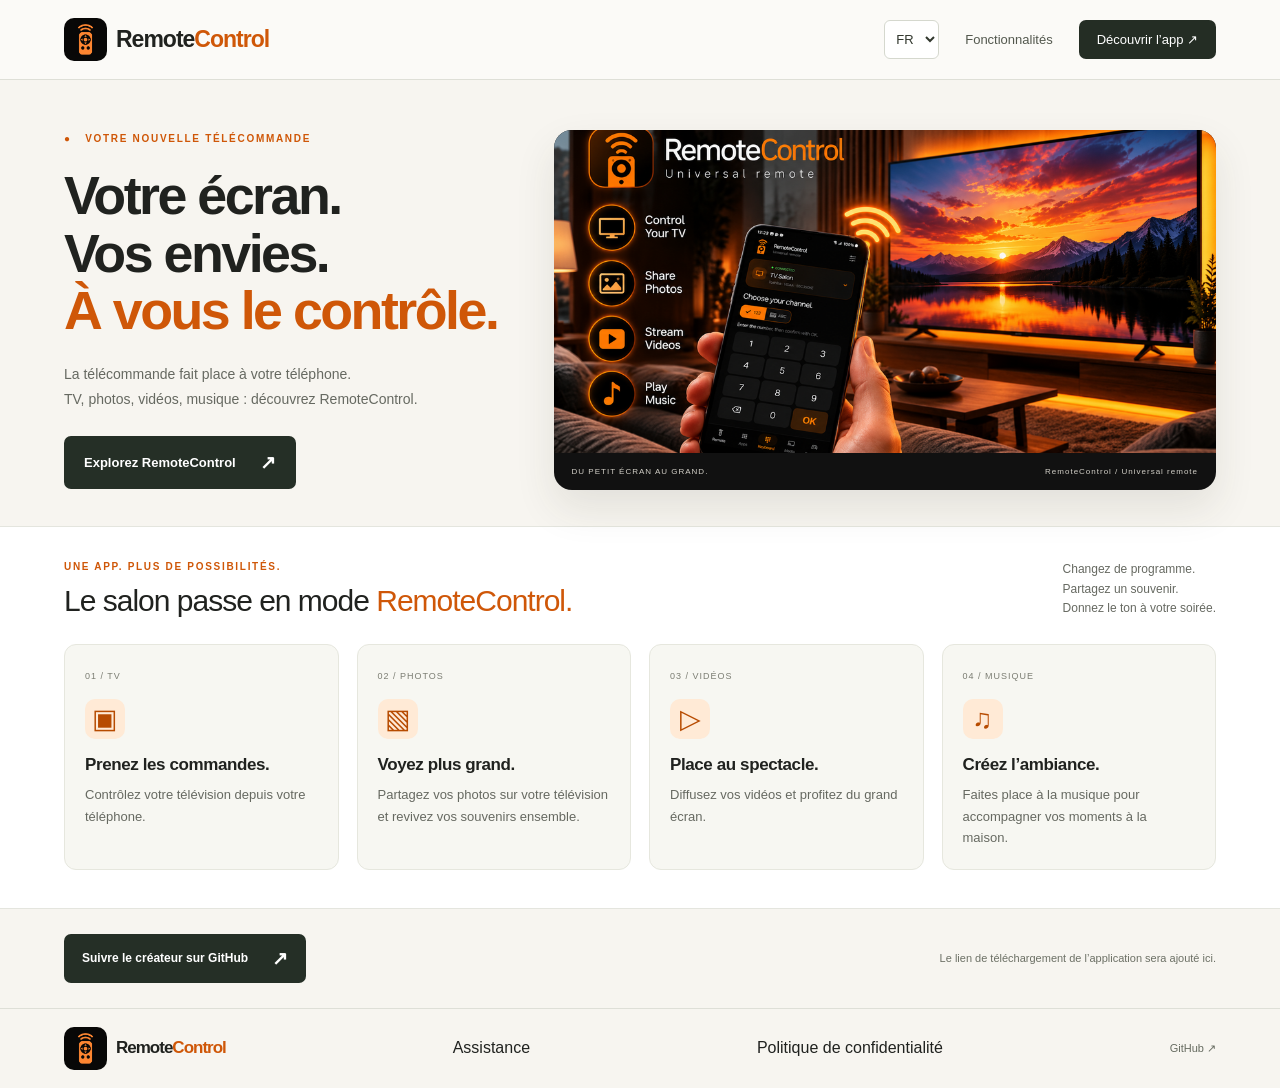
<file: index.html>
<!doctype html>
<html lang="fr"><head><meta charset="utf-8"><meta name="viewport" content="width=device-width,initial-scale=1"><meta name="theme-color" content="#101010"><meta name="description" content="RemoteControl : télécommande TV, partage de photos, vidéos et musique."><link rel="icon" type="image/png" href="assets/logo.png"><title>RemoteControl — Votre écran. Vos envies.</title><link rel="stylesheet" href="style.css?v=straight-image-2"></head><body>
<a class="skip" href="#contenu">Aller au contenu</a>
<header><a class="brand" href="#"><img class="app-logo" src="assets/logo.png" width="44" height="44" alt="">Remote<span>Control</span></a><nav aria-label="Navigation principale"><label class="language"><span class="sr-only">Langue / Language</span><select id="language" aria-label="Langue / Language"><option value="fr">FR</option><option value="en">EN</option><option value="es">ES</option><option value="de">DE</option></select></label><a href="#fonctions">Fonctionnalités</a><a class="nav-cta" href="#decouvrir">Découvrir l’app ↗</a></nav></header>
<main id="contenu"><section class="hero"><p class="eyebrow">● &nbsp; VOTRE NOUVELLE TÉLÉCOMMANDE</p><h1>Votre écran.<br>Vos envies.<br><em>À vous le contrôle.</em></h1><div class="intro"><p>La télécommande fait place à votre téléphone.<br>TV, photos, vidéos, musique : découvrez RemoteControl.</p><a class="button" href="#fonctions">Explorez RemoteControl <span aria-hidden="true">↗</span></a></div><figure><img src="assets/remotecontrol.png" width="1024" height="500" alt="RemoteControl sur un téléphone devant une télévision : contrôle TV, photos, vidéos et musique."><figcaption><span>DU PETIT ÉCRAN AU GRAND.</span><span>RemoteControl / Universal remote</span></figcaption></figure></section>
<section class="features" id="fonctions"><div class="section-head"><div><p class="eyebrow">UNE APP. PLUS DE POSSIBILITÉS.</p><h2>Le salon passe <br>en mode <em>RemoteControl.</em></h2></div><p>Changez de programme.<br>Partagez un souvenir.<br>Donnez le ton à votre soirée.</p></div><div class="grid"><article><span class="number">01 / TV</span><div class="icon" aria-hidden="true">▣</div><h3>Prenez les commandes.</h3><p>Contrôlez votre télévision depuis votre téléphone.</p></article><article><span class="number">02 / PHOTOS</span><div class="icon" aria-hidden="true">▧</div><h3>Voyez plus grand.</h3><p>Partagez vos photos sur votre télévision et revivez vos souvenirs ensemble.</p></article><article><span class="number">03 / VIDÉOS</span><div class="icon" aria-hidden="true">▷</div><h3>Place au spectacle.</h3><p>Diffusez vos vidéos et profitez du grand écran.</p></article><article><span class="number">04 / MUSIQUE</span><div class="icon" aria-hidden="true">♫</div><h3>Créez l’ambiance.</h3><p>Faites place à la musique pour accompagner vos moments à la maison.</p></article></div></section>
<section class="closing" id="decouvrir"><p class="eyebrow">REMOTECONTROL</p><h2>Installez-vous.<br><em>Prenez le contrôle.</em></h2><p>Retrouvez l’univers RemoteControl et les prochaines informations sur l’application.</p><a class="button" href="https://github.com/mirco1000" target="_blank" rel="noopener noreferrer">Suivre le créateur sur GitHub <span aria-hidden="true">↗</span></a><small>Le lien de téléchargement de l’application sera ajouté ici.</small></section></main><footer><a class="brand" href="#"><img class="app-logo" src="assets/logo.png" width="44" height="44" alt="">Remote<span>Control</span></a><a href="support.html">Assistance</a><a href="privacy.html">Politique de confidentialité</a><a href="https://github.com/mirco1000" target="_blank" rel="noopener noreferrer">GitHub ↗</a></footer><script src="language.js?v=5"></script></body></html>
</file>
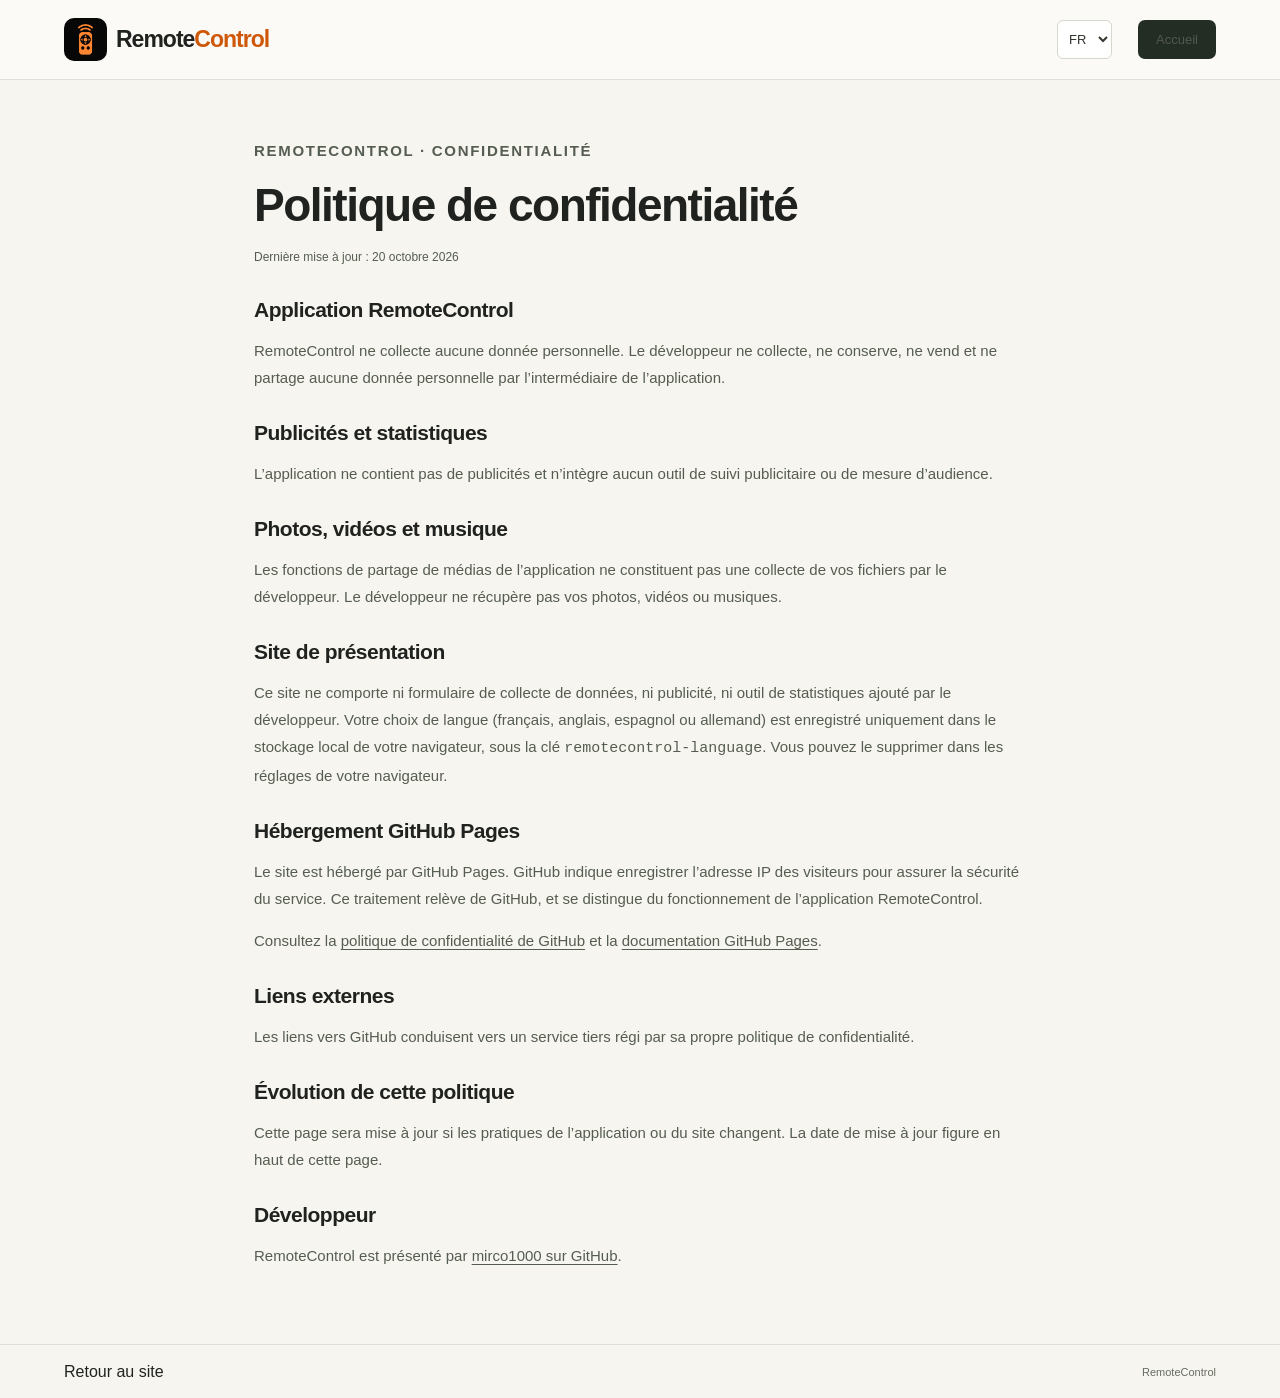
<file: privacy.html>
<!doctype html><html lang="fr"><head><meta charset="utf-8"><meta name="viewport" content="width=device-width,initial-scale=1"><title>RemoteControl — Politique de confidentialité</title><link rel="icon" href="assets/logo.png"><link rel="stylesheet" href="style.css?v=privacy-1"><style>.policy{max-width:820px;margin:auto;padding:42px 24px 60px}.policy h1{font-size:clamp(30px,5vw,46px);line-height:1.15;letter-spacing:-1.5px;margin:15px 0}.policy h2{font-size:21px;margin:30px 0 10px;letter-spacing:-.5px}.policy p{font-size:15px;color:#555d50;line-height:1.8}.policy a{text-decoration:underline;text-underline-offset:3px}.policy .date{font-size:12px}.policy code{overflow-wrap:anywhere} [hidden]{display:none!important}</style></head><body><header><a class="brand" href="./"><img class="app-logo" src="assets/logo.png" alt="" width="43" height="43">Remote<span>Control</span></a><nav><label class="language"><span class="sr-only">Langue / Language</span><select id="privacy-language" aria-label="Langue / Language"><option value="fr">FR</option><option value="en">EN</option><option value="es">ES</option><option value="de">DE</option></select></label><a class="nav-cta" href="./" id="back-home">Accueil</a></nav></header><main class="policy"><div id="policy-fr"><p class="eyebrow">REMOTECONTROL · CONFIDENTIALITÉ</p><h1>Politique de confidentialité</h1><p class="date">Dernière mise à jour : 20 octobre 2026</p><h2>Application RemoteControl</h2><p>RemoteControl ne collecte aucune donnée personnelle. Le développeur ne collecte, ne conserve, ne vend et ne partage aucune donnée personnelle par l’intermédiaire de l’application.</p><h2>Publicités et statistiques</h2><p>L’application ne contient pas de publicités et n’intègre aucun outil de suivi publicitaire ou de mesure d’audience.</p><h2>Photos, vidéos et musique</h2><p>Les fonctions de partage de médias de l’application ne constituent pas une collecte de vos fichiers par le développeur. Le développeur ne récupère pas vos photos, vidéos ou musiques.</p><h2>Site de présentation</h2><p>Ce site ne comporte ni formulaire de collecte de données, ni publicité, ni outil de statistiques ajouté par le développeur. Votre choix de langue (français, anglais, espagnol ou allemand) est enregistré uniquement dans le stockage local de votre navigateur, sous la clé <code>remotecontrol-language</code>. Vous pouvez le supprimer dans les réglages de votre navigateur.</p><h2>Hébergement GitHub Pages</h2><p>Le site est hébergé par GitHub Pages. GitHub indique enregistrer l’adresse IP des visiteurs pour assurer la sécurité du service. Ce traitement relève de GitHub, et se distingue du fonctionnement de l’application RemoteControl.</p><p>Consultez la <a href="https://docs.github.com/en/site-policy/privacy-policies/github-general-privacy-statement">politique de confidentialité de GitHub</a> et la <a href="https://docs.github.com/en/pages/getting-started-with-github-pages/what-is-github-pages">documentation GitHub Pages</a>.</p><h2>Liens externes</h2><p>Les liens vers GitHub conduisent vers un service tiers régi par sa propre politique de confidentialité.</p><h2>Évolution de cette politique</h2><p>Cette page sera mise à jour si les pratiques de l’application ou du site changent. La date de mise à jour figure en haut de cette page.</p><h2>Développeur</h2><p>RemoteControl est présenté par <a href="https://github.com/mirco1000">mirco1000 sur GitHub</a>.</p></div><div id="policy-en" hidden><p class="eyebrow">REMOTECONTROL · PRIVACY</p><h1>Privacy Policy</h1><p class="date">Last updated: October 20, 2026</p><h2>RemoteControl application</h2><p>RemoteControl does not collect personal data. The developer does not collect, retain, sell or share personal data through the application.</p><h2>Advertising and analytics</h2><p>The application contains no advertisements and includes no advertising trackers or analytics tools.</p><h2>Photos, videos and music</h2><p>The app’s media sharing features do not involve the developer collecting your files. The developer does not receive your photos, videos or music.</p><h2>Promotional website</h2><p>This website has no data collection forms, advertisements or analytics tools added by the developer. Your language preference (French, English, Spanish or German) is stored only in your browser’s local storage under the key <code>remotecontrol-language</code>. You can remove it through your browser settings.</p><h2>GitHub Pages hosting</h2><p>This website is hosted on GitHub Pages. GitHub states that it logs visitors’ IP addresses for service security. This processing is performed by GitHub and is separate from the operation of the RemoteControl application.</p><p>See the <a href="https://docs.github.com/en/site-policy/privacy-policies/github-general-privacy-statement">GitHub Privacy Statement</a> and the <a href="https://docs.github.com/en/pages/getting-started-with-github-pages/what-is-github-pages">GitHub Pages documentation</a>.</p><h2>External links</h2><p>Links to GitHub lead to a third-party service governed by its own privacy policy.</p><h2>Policy changes</h2><p>This page will be updated if the app’s or website’s practices change. The revision date appears at the top of this page.</p><h2>Developer</h2><p>RemoteControl is presented by <a href="https://github.com/mirco1000">mirco1000 on GitHub</a>.</p></div><div id="policy-es" hidden><p class="eyebrow">REMOTECONTROL · PRIVACIDAD</p><h1>Política de privacidad</h1><p class="date">Última actualización: 20 de octubre de 2026</p><h2>Aplicación RemoteControl</h2><p>RemoteControl no recopila datos personales. El desarrollador no recopila, conserva, vende ni comparte datos personales a través de la aplicación.</p><h2>Publicidad y estadísticas</h2><p>La aplicación no contiene anuncios ni herramientas de seguimiento publicitario o de análisis de audiencia.</p><h2>Fotos, vídeos y música</h2><p>Las funciones para compartir contenido no implican la recopilación de tus archivos por parte del desarrollador. El desarrollador no recibe tus fotos, vídeos ni música.</p><h2>Sitio web promocional</h2><p>Este sitio no incluye formularios de recopilación de datos, anuncios ni herramientas de análisis añadidas por el desarrollador. Tu preferencia de idioma se guarda únicamente en el almacenamiento local de tu navegador, con la clave <code>remotecontrol-language</code>. Puedes eliminarla en los ajustes del navegador.</p><h2>Alojamiento en GitHub Pages</h2><p>El sitio está alojado en GitHub Pages. GitHub indica que registra las direcciones IP de los visitantes para garantizar la seguridad del servicio. Este tratamiento corresponde a GitHub y es independiente del funcionamiento de la aplicación RemoteControl.</p><p>Consulta la <a href="https://docs.github.com/en/site-policy/privacy-policies/github-general-privacy-statement">política de privacidad de GitHub</a> y la <a href="https://docs.github.com/en/pages/getting-started-with-github-pages/what-is-github-pages">documentación de GitHub Pages</a>.</p><h2>Enlaces externos</h2><p>Los enlaces a GitHub llevan a un servicio de terceros que se rige por su propia política de privacidad.</p><h2>Cambios de esta política</h2><p>Esta página se actualizará si cambian las prácticas de la aplicación o del sitio. La fecha de actualización aparece al principio de esta página.</p><h2>Desarrollador</h2><p>RemoteControl es presentado por <a href="https://github.com/mirco1000">mirco1000 en GitHub</a>.</p></div><div id="policy-de" hidden><p class="eyebrow">REMOTECONTROL · DATENSCHUTZ</p><h1>Datenschutzerklärung</h1><p class="date">Zuletzt aktualisiert: 20. Oktober 2026</p><h2>RemoteControl-App</h2><p>RemoteControl erhebt keine personenbezogenen Daten. Der Entwickler erhebt, speichert, verkauft oder übermittelt keine personenbezogenen Daten über die App.</p><h2>Werbung und Statistiken</h2><p>Die App enthält keine Werbung und verwendet weder Werbetracker noch Analysewerkzeuge.</p><h2>Fotos, Videos und Musik</h2><p>Die Funktionen zum Teilen von Medien führen nicht dazu, dass der Entwickler deine Dateien erhebt. Der Entwickler erhält weder deine Fotos noch deine Videos oder Musik.</p><h2>Website zur App</h2><p>Diese Website enthält keine Formulare zur Datenerhebung, keine Werbung und keine vom Entwickler eingebundenen Analysewerkzeuge. Deine Sprachwahl wird ausschließlich im lokalen Speicher deines Browsers unter dem Schlüssel <code>remotecontrol-language</code> gespeichert. Du kannst sie in den Browsereinstellungen löschen.</p><h2>Hosting durch GitHub Pages</h2><p>Diese Website wird mit GitHub Pages gehostet. GitHub gibt an, die IP-Adressen von Besuchern zur Sicherheit des Dienstes zu protokollieren. Diese Verarbeitung erfolgt durch GitHub und ist vom Betrieb der RemoteControl-App getrennt.</p><p>Weitere Informationen findest du in der <a href="https://docs.github.com/en/site-policy/privacy-policies/github-general-privacy-statement">Datenschutzerklärung von GitHub</a> und der <a href="https://docs.github.com/en/pages/getting-started-with-github-pages/what-is-github-pages">Dokumentation zu GitHub Pages</a>.</p><h2>Externe Links</h2><p>Links zu GitHub führen zu einem Dienst eines Drittanbieters, für den eine eigene Datenschutzerklärung gilt.</p><h2>Änderungen dieser Erklärung</h2><p>Diese Seite wird aktualisiert, wenn sich die Praktiken der App oder der Website ändern. Das Aktualisierungsdatum steht oben auf dieser Seite.</p><h2>Entwickler</h2><p>RemoteControl wird von <a href="https://github.com/mirco1000">mirco1000 auf GitHub</a> vorgestellt.</p></div></main><footer><a href="./" id="footer-home">Retour au site</a><span>RemoteControl</span></footer><script src="privacy.js?v=4"></script></body></html>
</file>
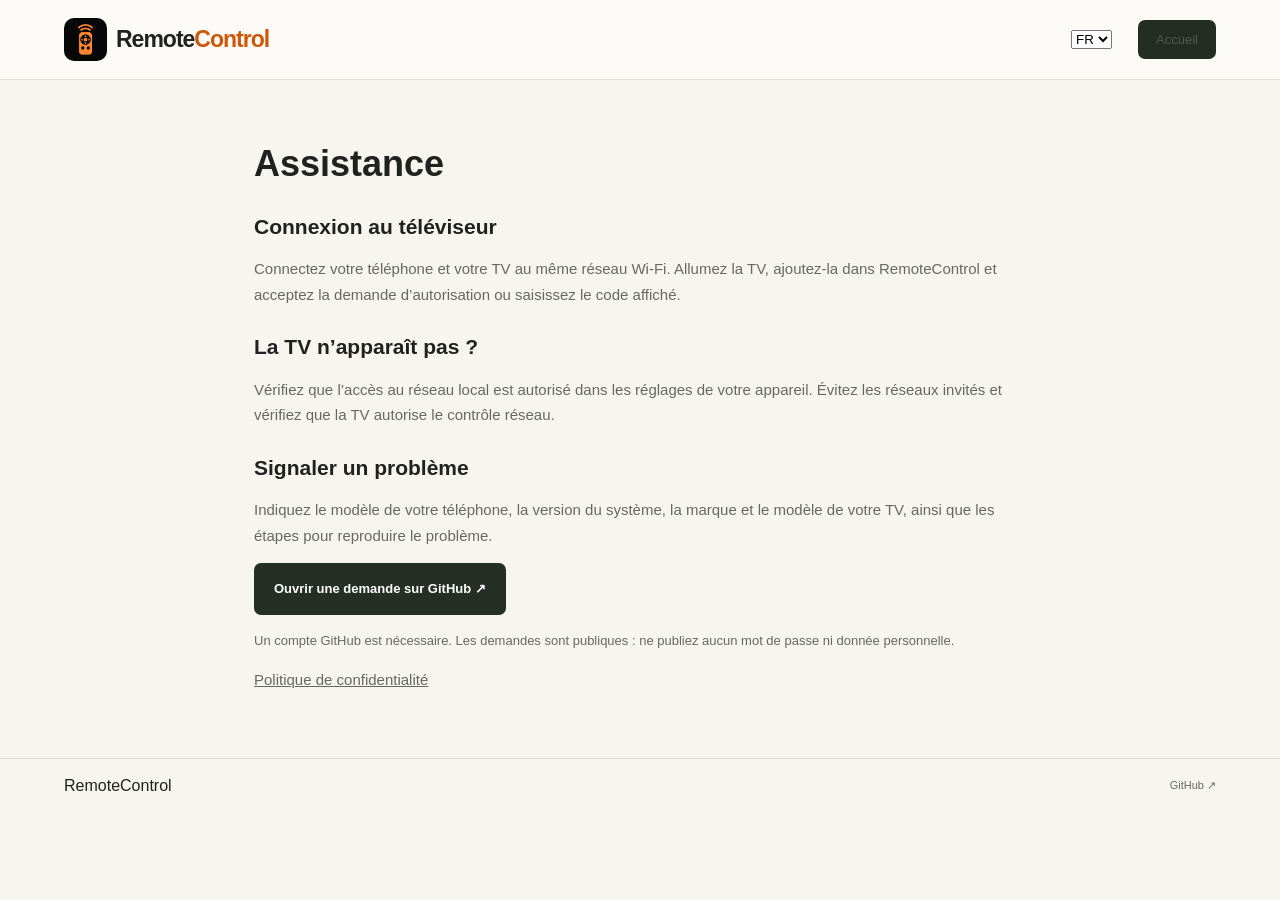
<file: support.html>
<!doctype html><html lang="fr"><head><meta charset="utf-8"><meta name="viewport" content="width=device-width,initial-scale=1"><title>RemoteControl — Assistance</title><link rel="icon" href="assets/logo.png"><link rel="stylesheet" href="style.css?v=straight-image-2"><style>[hidden]{display:none!important}.support{max-width:820px;margin:auto;padding:32px 24px 50px}.support h1{font-size:36px;line-height:1.2}.support h2{font-size:21px;margin-top:28px}.support p{font-size:15px;line-height:1.7;color:var(--muted)}.support p a:not(.button){text-decoration:underline}.support .note{font-size:13px}header nav{flex-wrap:wrap}footer{flex-wrap:wrap}</style></head><body><header><a class="brand" href="./"><img class="app-logo" src="assets/logo.png" width="44" height="44" alt="">Remote<span>Control</span></a><nav aria-label="Navigation"><select id="support-language" aria-label="Langue / Language"><option value="fr">FR</option><option value="en">EN</option><option value="es">ES</option><option value="de">DE</option></select><a class="nav-cta" id="home" href="./">Accueil</a></nav></header><main class="support"><section data-language="fr" ><h1>Assistance</h1><h2>Connexion au téléviseur</h2><p>Connectez votre téléphone et votre TV au même réseau Wi-Fi. Allumez la TV, ajoutez-la dans RemoteControl et acceptez la demande d’autorisation ou saisissez le code affiché.</p><h2>La TV n’apparaît pas ?</h2><p>Vérifiez que l’accès au réseau local est autorisé dans les réglages de votre appareil. Évitez les réseaux invités et vérifiez que la TV autorise le contrôle réseau.</p><h2>Signaler un problème</h2><p>Indiquez le modèle de votre téléphone, la version du système, la marque et le modèle de votre TV, ainsi que les étapes pour reproduire le problème.</p><p><a class="button" href="https://github.com/mirco1000/remotecontrol-site/issues/new" target="_blank" rel="noopener noreferrer">Ouvrir une demande sur GitHub ↗</a></p><p class="note">Un compte GitHub est nécessaire. Les demandes sont publiques : ne publiez aucun mot de passe ni donnée personnelle.</p><p><a href="privacy.html">Politique de confidentialité</a></p></section>
<section data-language="en" hidden><h1>Support</h1><h2>Connecting to your TV</h2><p>Connect your phone and TV to the same Wi-Fi network. Turn on the TV, add it in RemoteControl, and accept the authorization request or enter the code shown.</p><h2>TV not appearing?</h2><p>Check that local network access is enabled in your device settings. Avoid guest networks and check that the TV allows network control.</p><h2>Report a problem</h2><p>Include your phone model, operating system version, TV brand and model, and the steps to reproduce the problem.</p><p><a class="button" href="https://github.com/mirco1000/remotecontrol-site/issues/new" target="_blank" rel="noopener noreferrer">Open a support request on GitHub ↗</a></p><p class="note">A GitHub account is required. Requests are public: do not include passwords or personal information.</p><p><a href="privacy.html">Privacy Policy</a></p></section>
<section data-language="es" hidden><h1>Asistencia</h1><h2>Conectar el televisor</h2><p>Conecta el teléfono y el televisor a la misma red Wi-Fi. Enciende el televisor, añádelo en RemoteControl y acepta la autorización o introduce el código mostrado.</p><h2>¿No aparece el televisor?</h2><p>Comprueba que el acceso a la red local esté permitido en los ajustes de tu dispositivo. Evita las redes de invitados y permite el control de red en el televisor.</p><h2>Informar de un problema</h2><p>Indica el modelo del teléfono, la versión del sistema, la marca y el modelo del televisor y los pasos para reproducir el problema.</p><p><a class="button" href="https://github.com/mirco1000/remotecontrol-site/issues/new" target="_blank" rel="noopener noreferrer">Abrir una solicitud en GitHub ↗</a></p><p class="note">Se necesita una cuenta de GitHub. Las solicitudes son públicas: no incluyas contraseñas ni datos personales.</p><p><a href="privacy.html">Política de privacidad</a></p></section>
<section data-language="de" hidden><h1>Support</h1><h2>Verbindung zum Fernseher</h2><p>Verbinde dein Smartphone und deinen Fernseher mit demselben WLAN. Schalte den Fernseher ein, füge ihn in RemoteControl hinzu und bestätige die Freigabe oder gib den angezeigten Code ein.</p><h2>Fernseher wird nicht angezeigt?</h2><p>Prüfe in den Geräteeinstellungen den Zugriff auf das lokale Netzwerk. Vermeide Gastnetzwerke und erlaube die Netzwerksteuerung am Fernseher.</p><h2>Problem melden</h2><p>Nenne dein Smartphone-Modell, die Betriebssystemversion, Marke und Modell des Fernsehers und die Schritte zum Reproduzieren des Problems.</p><p><a class="button" href="https://github.com/mirco1000/remotecontrol-site/issues/new" target="_blank" rel="noopener noreferrer">Supportanfrage auf GitHub öffnen ↗</a></p><p class="note">Ein GitHub-Konto ist erforderlich. Anfragen sind öffentlich: Teile keine Passwörter oder persönlichen Daten.</p><p><a href="privacy.html">Datenschutzerklärung</a></p></section></main><footer><a href="./">RemoteControl</a><a href="https://github.com/mirco1000" target="_blank" rel="noopener noreferrer">GitHub ↗</a></footer><script>(()=>{const labels={"fr":["Assistance","Accueil"],"en":["Support","Home"],"es":["Asistencia","Inicio"],"de":["Support","Startseite"]};const select=document.getElementById('support-language');function apply(value){const lang=labels[value]?value:'fr';document.documentElement.lang=lang;document.title='RemoteControl — '+labels[lang][0];document.getElementById('home').textContent=labels[lang][1];document.querySelectorAll('[data-language]').forEach(section=>section.hidden=section.dataset.language!==lang);select.value=lang;try{localStorage.setItem('remotecontrol-language',lang)}catch{}}let saved;try{saved=localStorage.getItem('remotecontrol-language')}catch{}apply(saved);select.addEventListener('change',()=>apply(select.value));})();</script></body></html>
</file>
<file: style.css>
:root{color-scheme:light;--bg:#f7f5f0;--text:#20221f;--muted:#666961;--orange:#cf5708}*{box-sizing:border-box}html{scroll-behavior:smooth;scroll-padding-top:20px}body{margin:0;background:var(--bg);color:var(--text);font-family:Arial,Helvetica,sans-serif;-webkit-font-smoothing:antialiased}a{color:inherit;text-decoration:none}a:focus-visible,select:focus-visible{outline:3px solid #d86717;outline-offset:5px}.skip{position:absolute;top:-100px}.skip:focus{top:10px;left:10px;background:white;padding:12px;z-index:3}header{display:flex;align-items:center;justify-content:space-between;padding:18px 5%;border-bottom:1px solid #dedfd7;background:#fbfaf7}.brand{display:flex;align-items:center;font-size:23px;font-weight:700;letter-spacing:-1px}.brand span{color:var(--orange)}.brand .app-logo{height:43px;width:43px;object-fit:contain;border-radius:10px;margin-right:9px}nav{display:flex;align-items:center;gap:26px;font-size:13px}nav>a:first-of-type{color:#53584e}.nav-cta{background:#242d24;color:white;padding:12px 18px;border-radius:7px}.language select{font:inherit;border:1px solid #d5d8ce;background:#fff;color:#32382e;padding:10px 7px;border-radius:6px;cursor:pointer}.sr-only{position:absolute;width:1px;height:1px;padding:0;margin:-1px;overflow:hidden;clip:rect(0,0,0,0);white-space:nowrap;border:0}.hero{padding:50px 5% 36px;display:grid;grid-template-columns:.8fr 1.2fr;column-gap:48px;align-items:center}.eyebrow{font-size:10px;letter-spacing:1.7px;font-weight:700;color:var(--orange);line-height:1.6}.hero>.eyebrow{grid-column:1;grid-row:1;margin:0 0 18px}.hero h1{grid-column:1;grid-row:2;font-size:clamp(36px,4.2vw,64px);font-weight:600;letter-spacing:-2.5px;line-height:1.07;margin:0}em{color:var(--orange);font-style:normal}.hero .intro{grid-column:1;grid-row:3;margin-top:20px}.intro p{font-size:14px;line-height:1.8;color:var(--muted);margin:0 0 24px}.button{display:inline-flex;align-items:center;gap:24px;padding:15px 20px;background:#252f26;color:#fff;border-radius:7px;font-size:13px;font-weight:600;transition:background .2s,transform .2s}.button:hover{background:#3c4b3c;transform:translateY(-2px)}.button span{font-size:19px}.hero figure{grid-column:2;grid-row:1 / 4;margin:0;width:100%;background:#111;border-radius:18px;overflow:hidden;box-shadow:0 18px 40px #3436241b;transform:none}figure img{display:block;width:100%;height:auto}figcaption{padding:14px 18px;display:flex;justify-content:space-between;gap:10px;font-size:8px;letter-spacing:1px;color:#d3d0c8}.features{padding:32px 5% 38px;background:#fff;border-top:1px solid #e4e5de;border-bottom:1px solid #e4e5de}.section-head{display:flex;align-items:center;justify-content:space-between;gap:25px;margin-bottom:25px}.section-head .eyebrow{margin:0 0 8px}.section-head h2{font-size:30px;font-weight:500;line-height:1.2;letter-spacing:-1px;margin:0}.section-head h2 br{display:none}.section-head>p{color:var(--muted);font-size:12px;line-height:1.65;margin:0}.grid{display:grid;grid-template-columns:repeat(4,minmax(0,1fr));gap:18px}.grid article{background:#f7f7f2;border:1px solid #e6e7de;border-radius:12px;padding:20px}.number{font-size:9px;letter-spacing:1px;color:#7b7d73}.icon{display:flex;align-items:center;justify-content:center;width:40px;height:40px;background:#ffead6;border-radius:10px;color:#b74b00;font-size:27px;margin:16px 0}h3{font-size:17px;font-weight:600;letter-spacing:-.4px;margin:0 0 9px}.grid p{font-size:13px;line-height:1.65;color:var(--muted);margin:0}.closing{padding:25px 5%;display:flex;align-items:center;justify-content:space-between;gap:20px}.closing .eyebrow,.closing h2,.closing>p{display:none}.closing small{font-size:11px;color:#6c7065}.closing .button{font-size:12px;padding:13px 18px}footer{padding:18px 5%;border-top:1px solid #dedfd7;display:flex;align-items:center;justify-content:space-between;gap:20px}footer .brand{font-size:17px}footer .app-logo{width:30px;height:30px;border-radius:7px}footer>span,footer>a:last-child{font-size:11px;color:#666b60}@media(min-width:1700px){.hero{column-gap:70px;padding-top:65px;padding-bottom:55px}.hero h1{font-size:72px}.intro p{font-size:16px}.grid article{padding:25px}}@media(max-width:950px){.hero{column-gap:25px}.hero h1{font-size:40px;letter-spacing:-1.8px}.intro p{font-size:13px}.grid{gap:12px}.grid article{padding:15px}.grid h3{font-size:15px}.grid p{font-size:12px}.section-head h2{font-size:26px}}@media(max-width:650px){header{padding:13px 5%}.brand{font-size:19px}.brand .app-logo{width:35px;height:35px;margin-right:5px}nav{gap:8px}nav>a:first-of-type{display:none}.nav-cta{padding:10px;font-size:10px}.language select{font-size:11px;padding:8px 3px}.hero{display:flex;flex-direction:column;align-items:stretch;padding:30px 5%}.hero>.eyebrow{font-size:9px;margin-bottom:13px}.hero h1{font-size:43px;letter-spacing:-1.8px}.hero .intro{margin-top:15px}.intro p{font-size:13px;margin-bottom:18px}.button{padding:13px 17px;font-size:12px}.hero figure{margin-top:27px;transform:none;border-radius:12px}figcaption{padding:11px;font-size:7px;letter-spacing:.6px}.features{padding:28px 5%}.section-head{display:block;margin-bottom:20px}.section-head h2{font-size:26px}.section-head>p{display:none}.grid{grid-template-columns:repeat(2,minmax(0,1fr));gap:10px}.grid article{padding:15px}.icon{margin:12px 0;width:35px;height:35px;font-size:24px}.grid h3{font-size:15px;line-height:1.3}.grid p{font-size:12px;line-height:1.55}.closing{flex-direction:column;align-items:flex-start;gap:12px;padding:22px 5%}.closing small{font-size:10px}footer{padding:15px 5%}footer>span{display:none}}@media(prefers-reduced-motion:reduce){html{scroll-behavior:auto}.button{transition:none}}

.hero figure,.hero figure img{transform:none!important;rotate:0deg!important;skew:0deg;}
</file>
